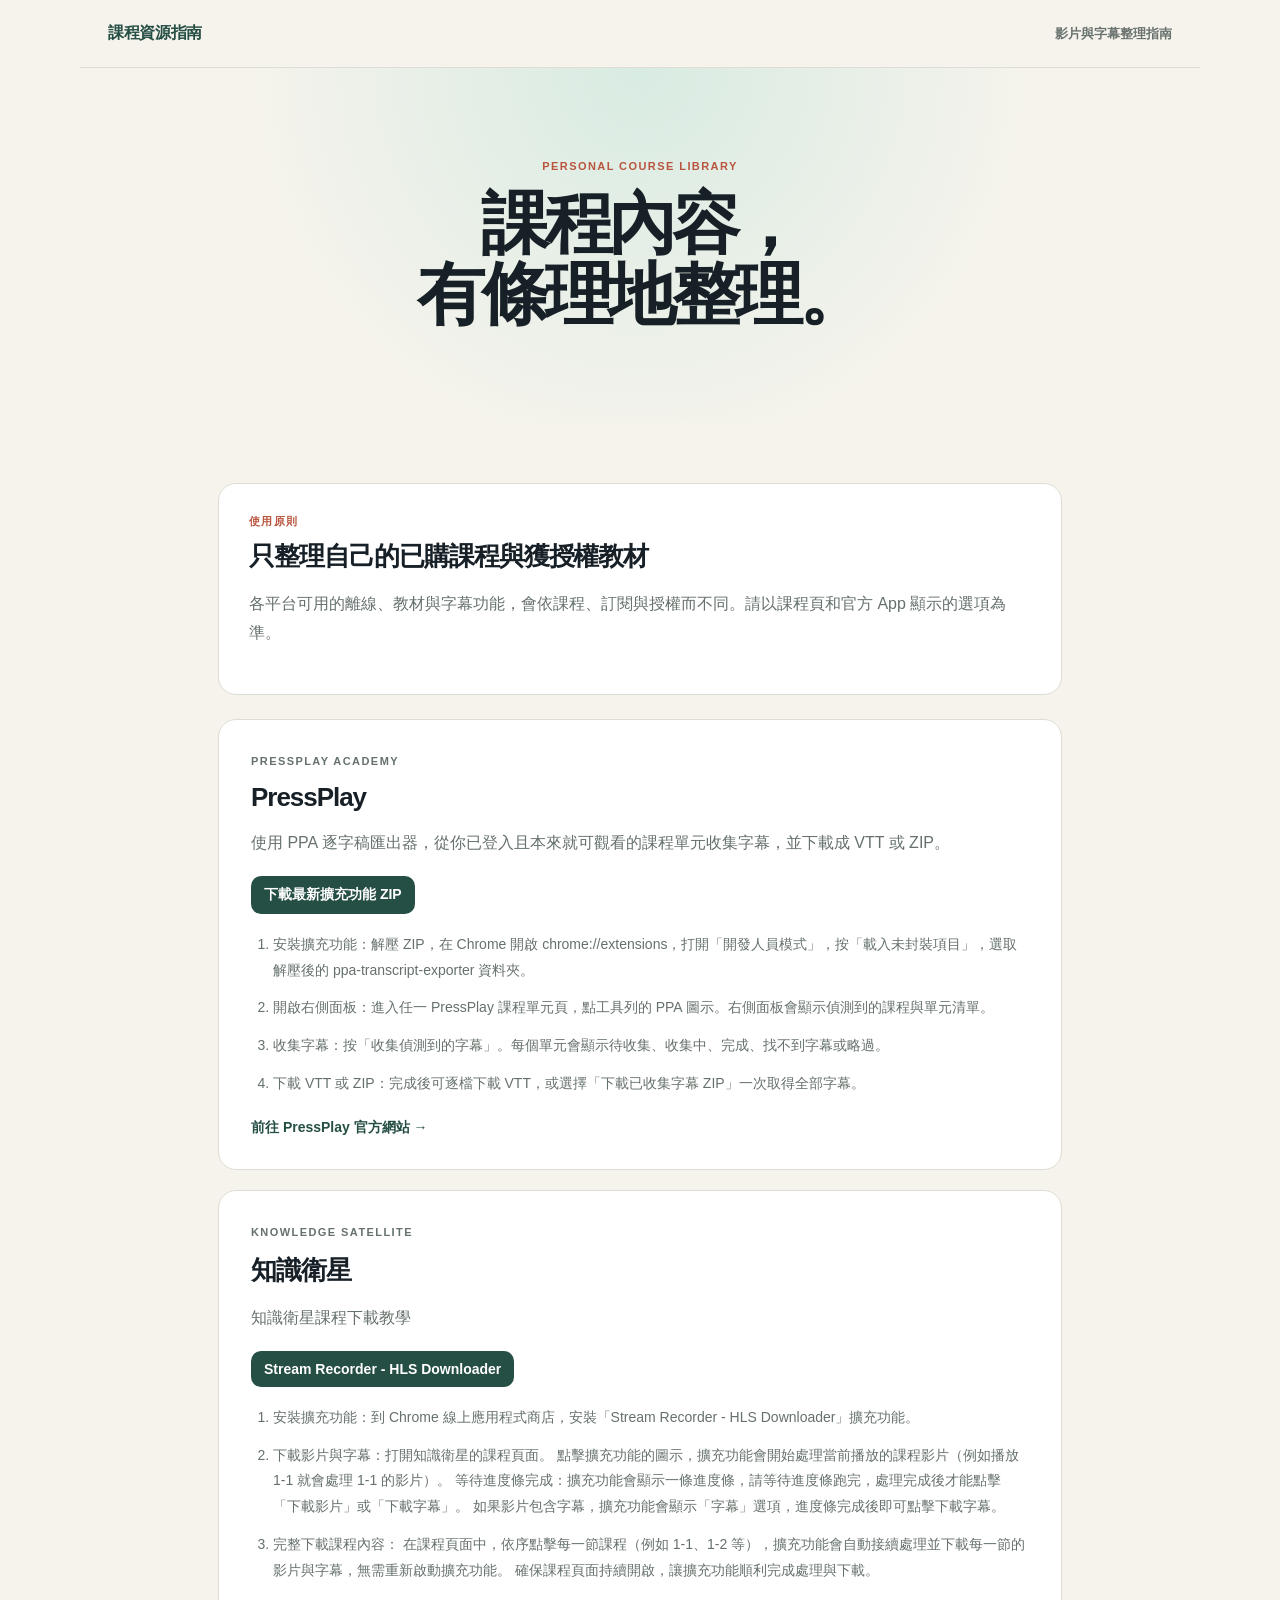
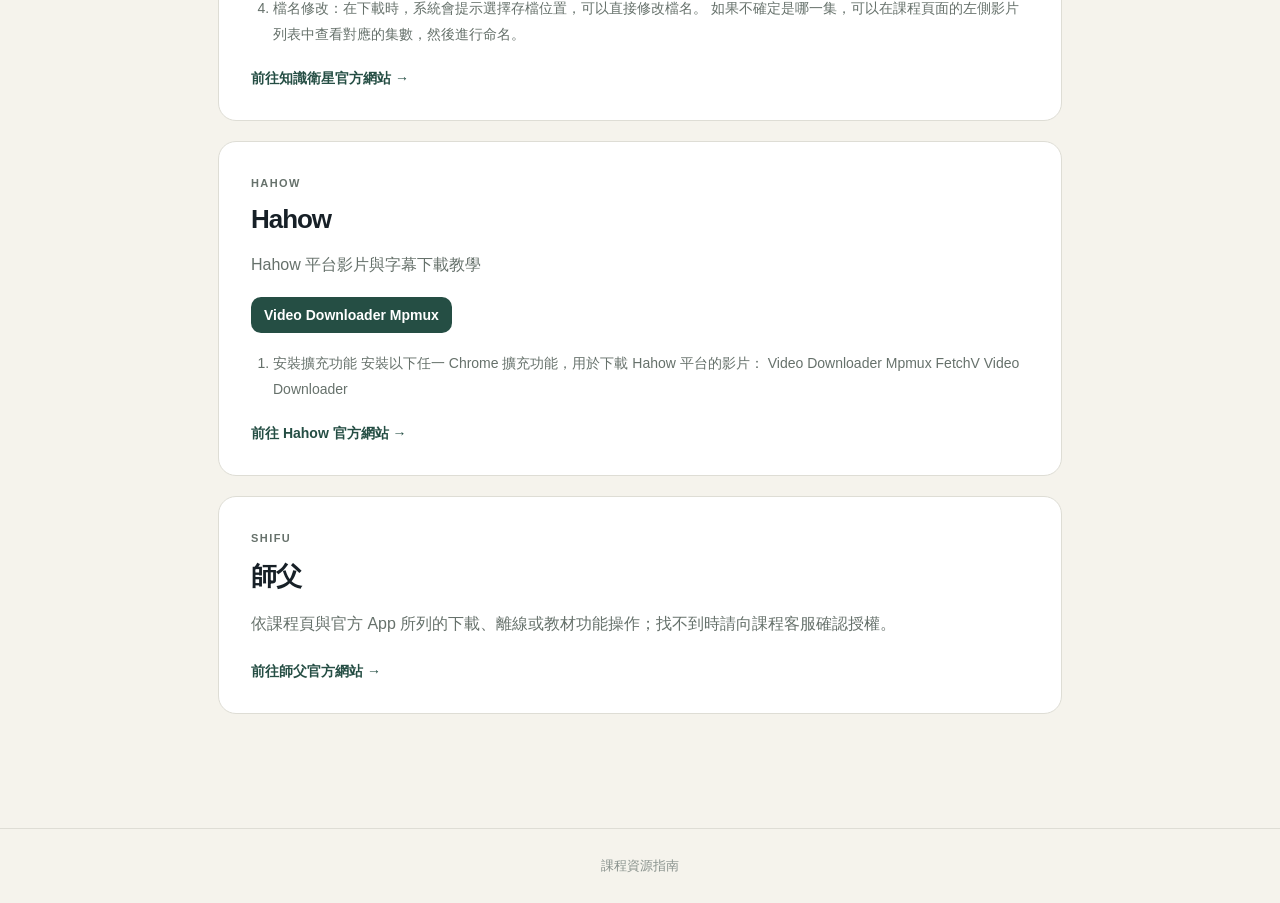
<file: index.html>
<!doctype html>
<html lang="zh-Hant">
  <head>
    <meta charset="UTF-8" />
    <meta name="viewport" content="width=device-width, initial-scale=1.0" />
    <meta name="description" content="可由 GitHub 更新的個人課程資源指南。" />
    <title>課程資源指南</title>
    <link rel="stylesheet" href="assets/styles.css" />
    <link rel="stylesheet" href="assets/public-extra.css" />
  </head>
  <body>
    <header class="site-header">
      <a class="brand" href="#top">課程資源指南</a>
      <span class="header-note">影片與字幕整理指南</span>
    </header>
    <main id="top">
      <section class="hero">
        <p>PERSONAL COURSE LIBRARY</p>
        <h1>課程內容，<br />有條理地整理。</h1>
      </section>
      <section id="guide-content" class="guide-content" aria-live="polite">
        <p class="loading">正在載入指南…</p>
      </section>
    </main>
    <footer>課程資源指南</footer>
    <script>
      const escape = (value) => String(value).replace(/[&<>"']/g, char => ({"&":"&amp;","<":"&lt;",">":"&gt;",'"':"&quot;","'":"&#039;"}[char]));
      const renderPlatform = (platform) => {
        const links = platform.links || (platform.download ? [platform.download] : []);
        const download = links.length ? `<div class="actions">${links.map(link => `<a class="primary" href="${escape(link.url)}" download>${escape(link.label)}</a>`).join("")}</div>` : "";
        const steps = platform.steps?.length ? `<ol>${platform.steps.map(step => `<li>${escape(step)}</li>`).join("")}</ol>` : "";
        return `<article class="platform-card"><p class="eyebrow">${escape(platform.label)}</p><h2>${escape(platform.name)}</h2><p>${escape(platform.description)}</p>${download}${steps}<a href="${escape(platform.url)}" target="_blank" rel="noreferrer">${escape(platform.linkLabel)} →</a></article>`;
      };
      fetch("content/guide.json")
        .then((response) => {
          if (!response.ok) throw new Error("content unavailable");
          return response.json();
        })
        .then((data) => { document.getElementById("guide-content").innerHTML = `<section class="intro-card"><p class="eyebrow">使用原則</p><h2>${escape(data.introTitle)}</h2><p>${escape(data.introText)}</p></section><section class="platforms">${data.platforms.map(renderPlatform).join("")}</section>`; })
        .catch(() => {
          document.getElementById("guide-content").innerHTML = '<p class="loading">內容暫時無法載入。請到 GitHub 查看原稿。</p>';
        });
    </script>
  </body>
</html>
</file>
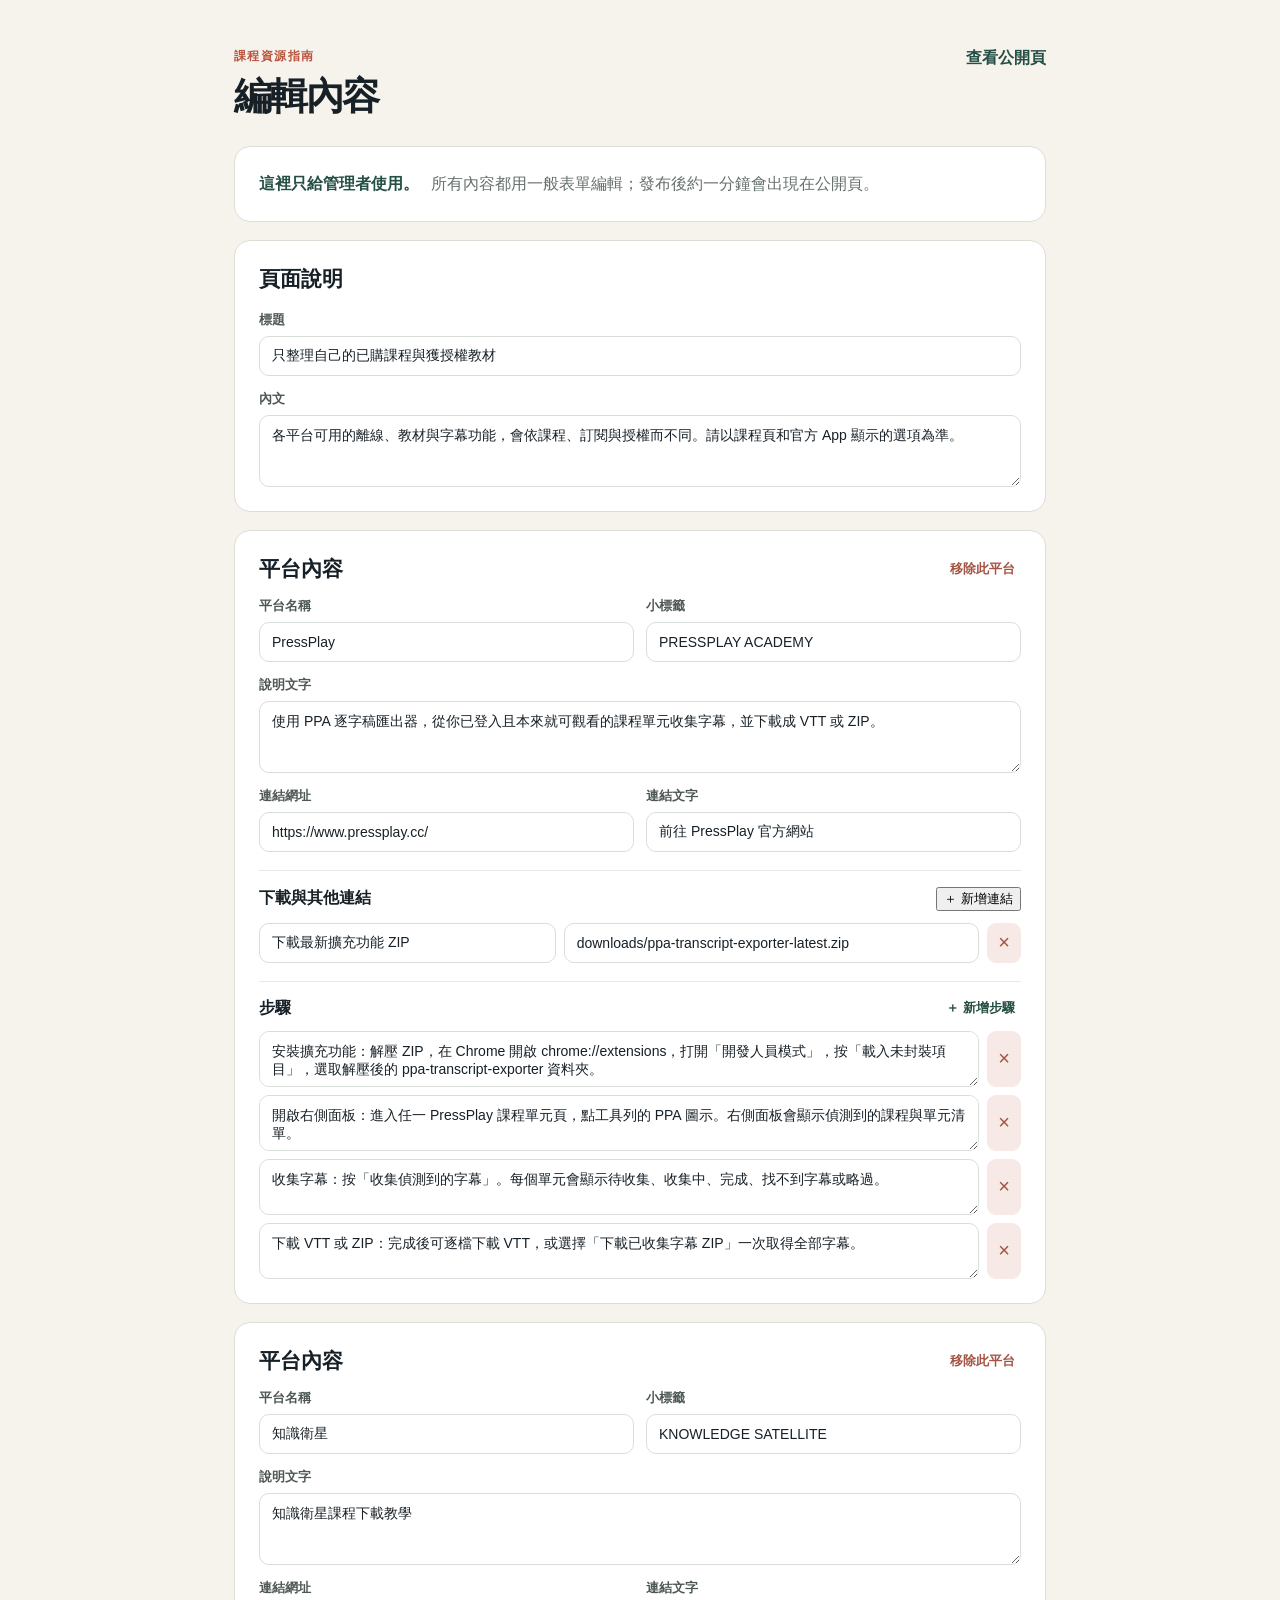
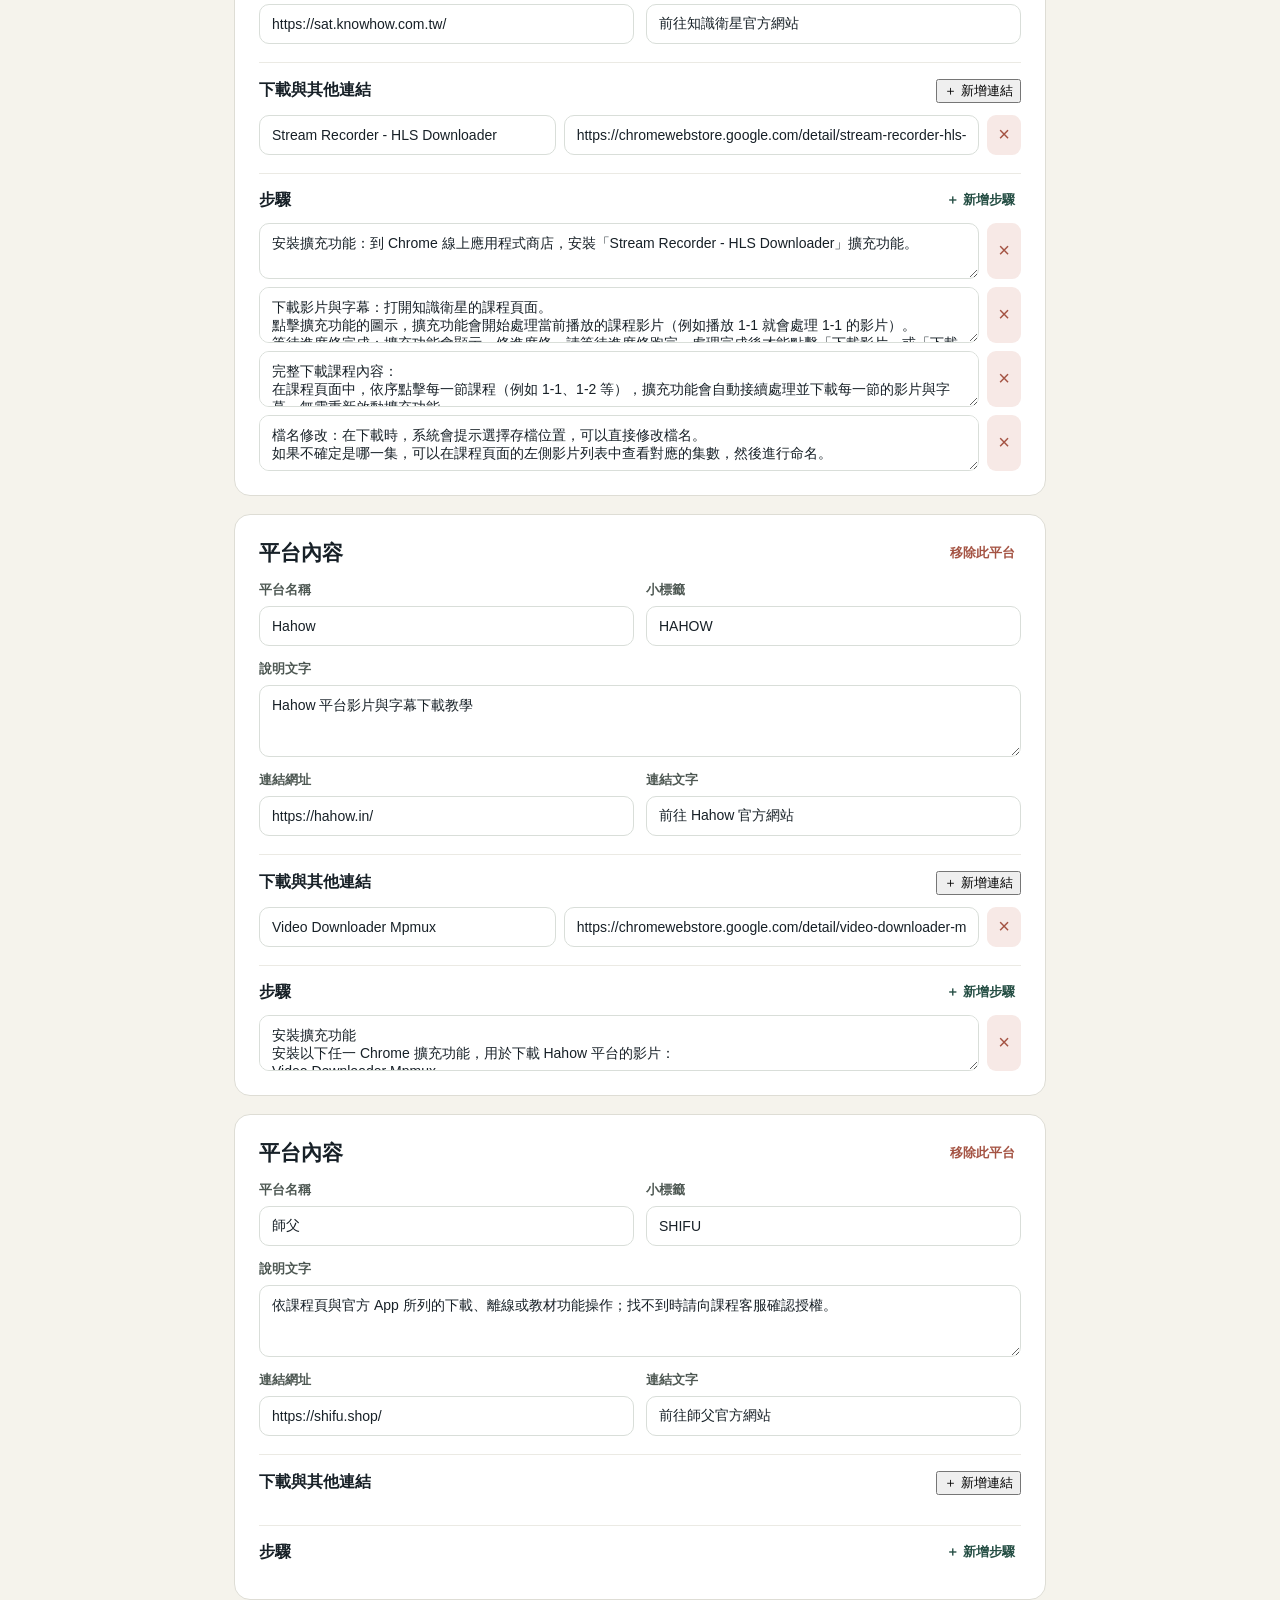
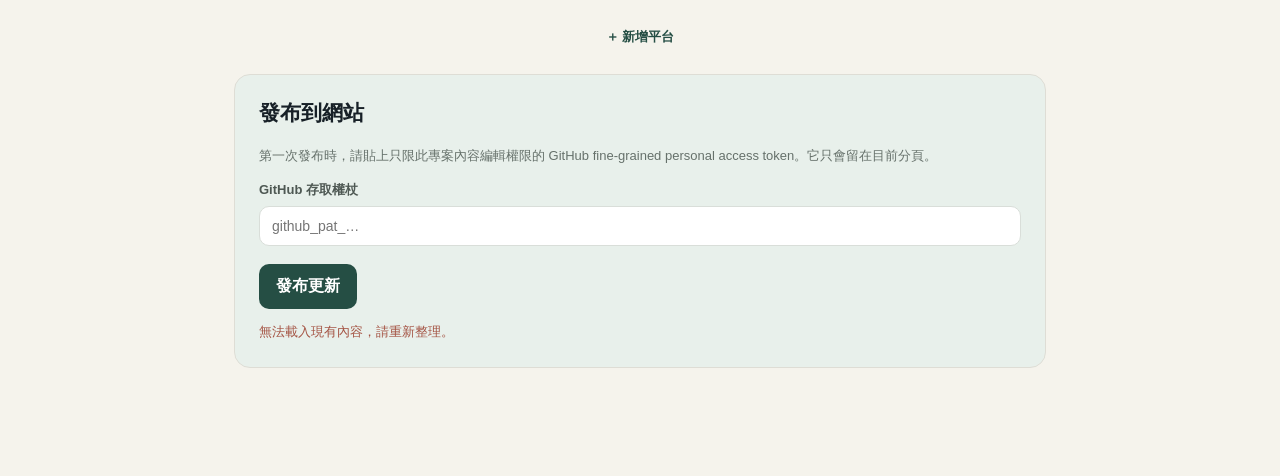
<file: admin.html>
<!doctype html>
<html lang="zh-Hant">
  <head>
    <meta charset="UTF-8" />
    <meta name="viewport" content="width=device-width, initial-scale=1.0" />
    <meta name="robots" content="noindex,nofollow" />
    <title>課程資源指南｜管理</title>
    <link rel="stylesheet" href="assets/admin.css" />
    <link rel="stylesheet" href="assets/admin-extra.css" />
  </head>
  <body>
    <main class="admin-shell">
      <header><div><p>課程資源指南</p><h1>編輯內容</h1></div><a href="./">查看公開頁</a></header>
      <section class="notice"><b>這裡只給管理者使用。</b><span>所有內容都用一般表單編輯；發布後約一分鐘會出現在公開頁。</span></section>
      <form id="editor">
        <section class="panel"><h2>頁面說明</h2><label>標題<input name="introTitle" required /></label><label>內文<textarea name="introText" rows="3" required></textarea></label></section>
        <div id="platforms"></div>
        <button class="add-platform" type="button" id="add-platform">＋ 新增平台</button>
        <section class="panel publish"><h2>發布到網站</h2><p>第一次發布時，請貼上只限此專案內容編輯權限的 GitHub fine-grained personal access token。它只會留在目前分頁。</p><label>GitHub 存取權杖<input id="token" type="password" autocomplete="off" placeholder="github_pat_…" /></label><button id="publish" type="submit">發布更新</button><p id="status" role="status"></p></section>
      </form>
    </main>
    <template id="platform-template">
      <section class="panel platform">
        <div class="panel-title"><h2>平台內容</h2><button type="button" class="remove">移除此平台</button></div>
        <div class="two"><label>平台名稱<input data-field="name" required /></label><label>小標籤<input data-field="label" required /></label></div>
        <label>說明文字<textarea data-field="description" rows="3" required></textarea></label>
        <div class="two"><label>連結網址<input data-field="url" type="url" required /></label><label>連結文字<input data-field="linkLabel" required /></label></div>
        <div class="links"><div class="steps-head"><h3>下載與其他連結</h3><button type="button" class="add-link">＋ 新增連結</button></div><div class="link-list"></div></div>
        <div class="steps"><div class="steps-head"><h3>步驟</h3><button type="button" class="add-step">＋ 新增步驟</button></div><div class="step-list"></div></div>
      </section>
    </template>
    <template id="step-template"><div class="step"><textarea rows="2" placeholder="輸入一個步驟"></textarea><button type="button" aria-label="移除步驟">×</button></div></template>
    <template id="link-template"><div class="link-row"><input placeholder="按鈕文字，例如：下載 ZIP" /><input type="url" placeholder="https://…" /><button type="button" aria-label="移除連結">×</button></div></template>
    <script src="assets/admin.js"></script>
  </body>
</html>
</file>
<file: assets/styles.css>
:root{--ink:#172027;--muted:#66716b;--paper:#f5f3ec;--green:#254e44;--line:#deddd5;--accent:#b9553e}*{box-sizing:border-box}html{scroll-behavior:smooth}body{margin:0;background:var(--paper);color:var(--ink);font-family:-apple-system,BlinkMacSystemFont,"Noto Sans TC","PingFang TC",sans-serif}.site-header{height:68px;max-width:1120px;padding:0 28px;margin:auto;display:flex;align-items:center;justify-content:space-between;border-bottom:1px solid var(--line)}.brand{font-weight:800;color:var(--green);text-decoration:none;letter-spacing:-.02em}.edit-link{color:var(--green);font-size:14px;font-weight:700;text-decoration:none}.hero{text-align:center;padding:92px 24px 78px;background:radial-gradient(circle at top,#d8ebe2,transparent 53%)}.hero p,.eyebrow{margin:0;color:var(--accent);font-size:11px;font-weight:800;letter-spacing:.13em}.hero h1{margin:16px 0;color:var(--ink);font-size:clamp(42px,6vw,68px);line-height:1.04;letter-spacing:-.065em}.hero span{color:var(--muted);font-size:15px}.guide-content{max-width:900px;margin:auto;padding:60px 28px 90px}.intro-card,.edit-note{padding:30px;border:1px solid var(--line);border-radius:18px;background:#fff}.intro-card h2,.edit-note h2,.platform-card h2{margin:10px 0;font-size:26px;letter-spacing:-.04em}.intro-card p:last-child,.platform-card p,.edit-note li{color:var(--muted);line-height:1.8}.platforms{display:grid;grid-template-columns:repeat(2,minmax(0,1fr));gap:16px;margin:24px 0}.platform-card{padding:26px;border:1px solid var(--line);border-radius:18px;background:#fff}.platform-card ul{padding-left:20px;color:var(--muted);font-size:14px;line-height:1.8}.platform-card a{display:inline-block;margin-top:8px;color:var(--green);font-weight:750;text-decoration:none;font-size:14px}.edit-note{margin-top:24px;background:#e8f0eb}.edit-note ol{padding-left:22px;margin-bottom:0}.loading{color:var(--muted);text-align:center}footer{padding:28px;text-align:center;border-top:1px solid var(--line);color:#8a938e;font-size:13px}@media(max-width:640px){.site-header{height:62px;padding:0 18px}.edit-link{font-size:12px}.hero{padding:68px 20px 58px}.guide-content{padding:38px 18px 65px}.platforms{grid-template-columns:1fr}.intro-card,.edit-note,.platform-card{padding:22px}.intro-card h2,.edit-note h2,.platform-card h2{font-size:23px}}
</file>
<file: assets/public-extra.css>
.header-note{color:#68716e;font-size:13px;font-weight:650}.platforms{grid-template-columns:1fr;gap:20px}.platform-card{padding:32px}.platform-card ol{padding-left:22px;color:var(--muted);font-size:14px;line-height:1.85}.platform-card ol li+li{margin-top:12px}.platform-card p{max-width:720px}.actions{display:flex;flex-wrap:wrap;gap:9px;margin:18px 0 18px}.actions a{margin:0!important;padding:10px 13px;border-radius:10px;text-decoration:none}.actions .primary{background:var(--green);color:#fff}@media(max-width:640px){.platform-card{padding:22px}}
</file>
<file: assets/admin.css>
:root{--ink:#172027;--muted:#66716b;--paper:#f5f3ec;--green:#254e44;--line:#deddd5;--accent:#b9553e}*{box-sizing:border-box}body{margin:0;background:var(--paper);color:var(--ink);font-family:-apple-system,BlinkMacSystemFont,"Noto Sans TC","PingFang TC",sans-serif}.admin-shell{max-width:860px;margin:auto;padding:48px 24px 90px}header{display:flex;justify-content:space-between;align-items:flex-start;margin-bottom:24px}header p{margin:0;color:var(--accent);font-size:12px;font-weight:800;letter-spacing:.12em}h1{margin:6px 0 0;font-size:38px;letter-spacing:-.05em}header a{color:var(--green);font-weight:700;text-decoration:none}.notice,.panel{background:#fff;border:1px solid var(--line);border-radius:16px;padding:24px}.notice{display:flex;gap:12px;margin-bottom:18px;color:var(--muted);line-height:1.6}.notice b{color:var(--green);white-space:nowrap}.panel{margin:18px 0}.panel h2{margin:0 0 18px;font-size:21px}.panel h3{margin:0;font-size:16px}.panel-title,.steps-head{display:flex;align-items:center;justify-content:space-between;gap:16px}.panel-title h2{margin:0}.remove,.add-step,.add-platform{border:0;background:transparent;color:#a45343;font:inherit;font-size:13px;font-weight:700;cursor:pointer}.add-step{color:var(--green)}label{display:flex;flex-direction:column;gap:7px;margin-top:14px;font-size:13px;font-weight:700;color:#4e5853}input,textarea{width:100%;border:1px solid #d9ded9;border-radius:10px;padding:11px 12px;background:#fff;color:var(--ink);font:inherit;font-size:14px;font-weight:400;resize:vertical}input:focus,textarea:focus{outline:3px solid rgba(69,107,89,.15);border-color:#668472}.two{display:grid;grid-template-columns:1fr 1fr;gap:12px}details{margin-top:17px;padding-top:15px;border-top:1px solid #ebeae4}summary{font-size:13px;font-weight:700;color:var(--green);cursor:pointer}.steps{margin-top:18px;padding-top:16px;border-top:1px solid #ebeae4}.step-list{display:grid;gap:8px;margin-top:12px}.step{display:grid;grid-template-columns:1fr 34px;gap:8px}.step button{border:0;border-radius:9px;background:#f7e9e6;color:#a45343;font-size:20px;cursor:pointer}.add-platform{display:block;margin:0 auto;color:var(--green);padding:10px}.publish{background:#e8f0eb}.publish p{color:var(--muted);font-size:13px;line-height:1.7}.publish button{margin-top:18px;padding:12px 17px;border:0;border-radius:10px;background:var(--green);color:#fff;font:inherit;font-weight:800;cursor:pointer}#status{min-height:20px;margin:12px 0 0}.success{color:#2e7253!important}.failure{color:#a45343!important}@media(max-width:600px){.admin-shell{padding:30px 16px 60px}.two{grid-template-columns:1fr}.notice{display:block}.notice span{display:block;margin-top:5px}h1{font-size:32px}}
</file>
<file: assets/admin-extra.css>
.links{margin-top:18px;padding-top:16px;border-top:1px solid #ebeae4}.link-list{display:grid;gap:8px;margin-top:12px}.link-row{display:grid;grid-template-columns:1fr 1.4fr 34px;gap:8px}.link-row button{border:0;border-radius:9px;background:#f7e9e6;color:#a45343;font-size:20px;cursor:pointer}@media(max-width:600px){.link-row{grid-template-columns:1fr 1fr 34px}}
</file>
